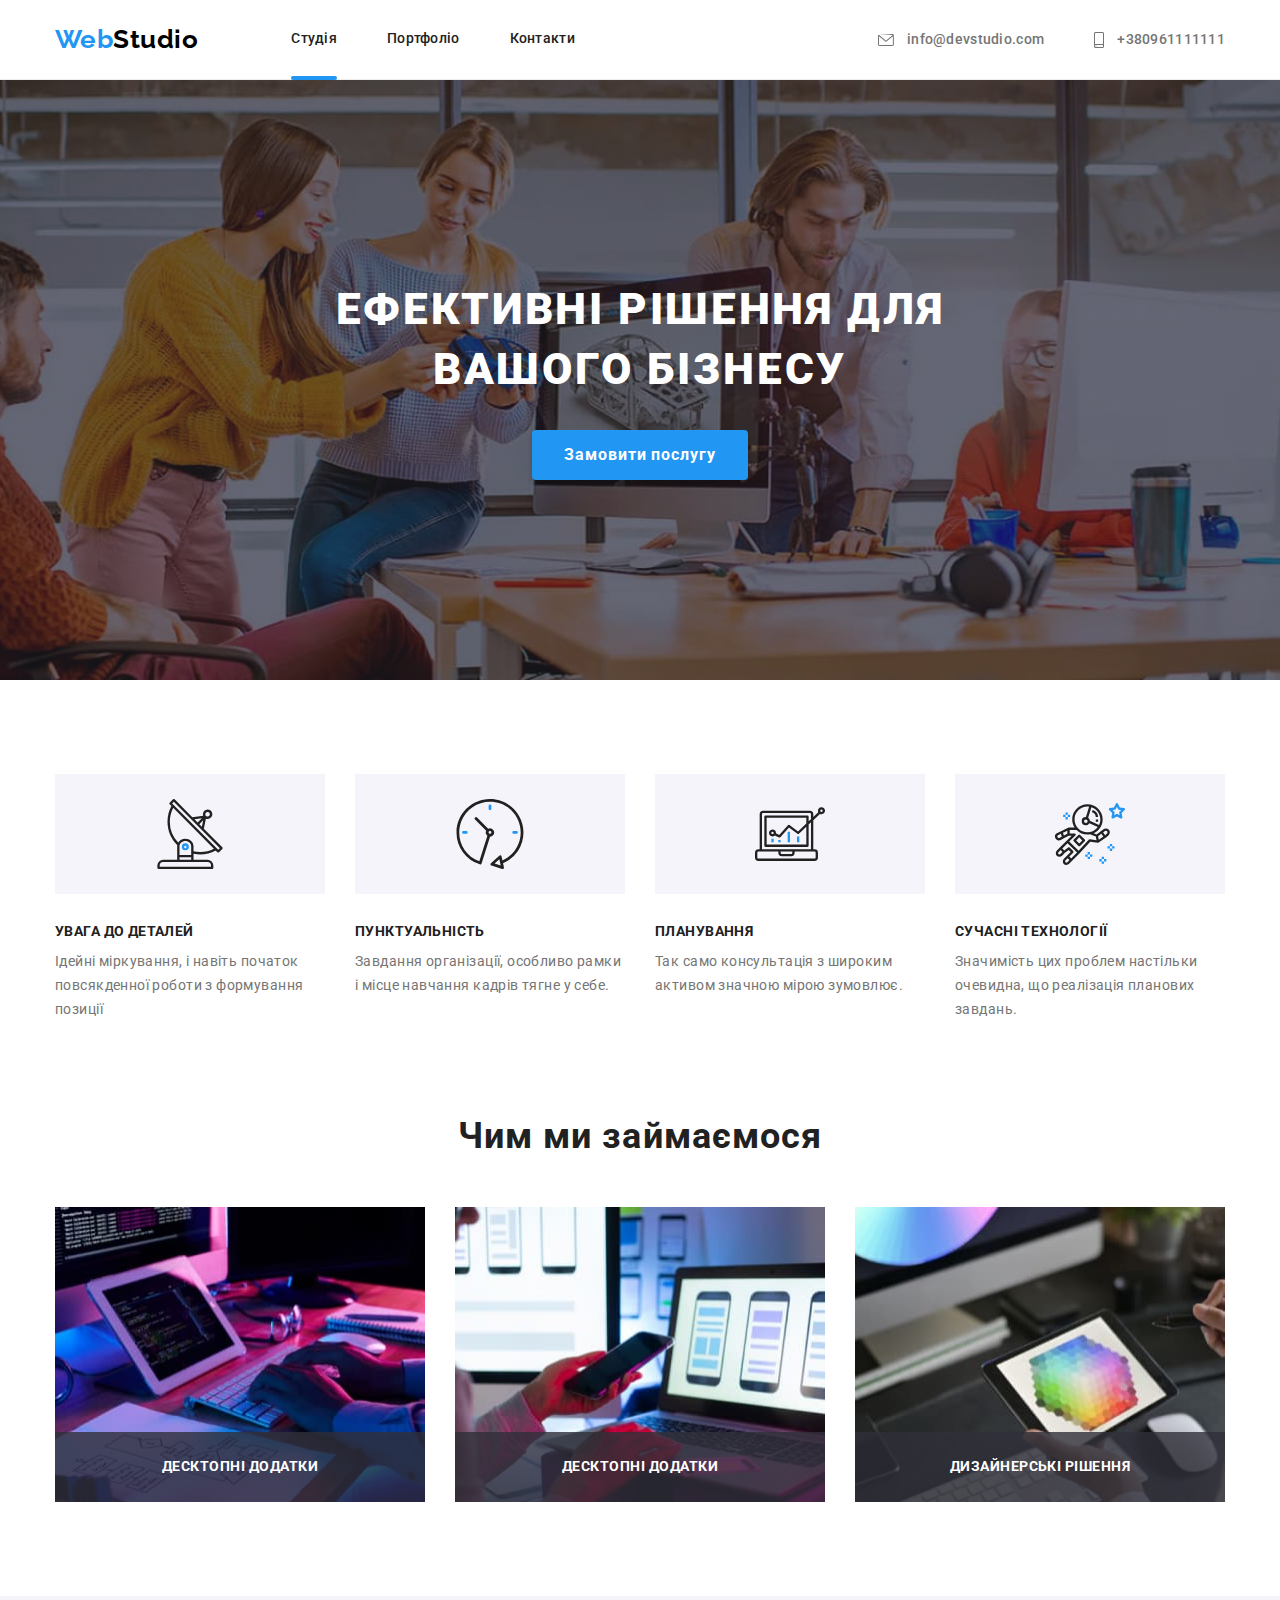
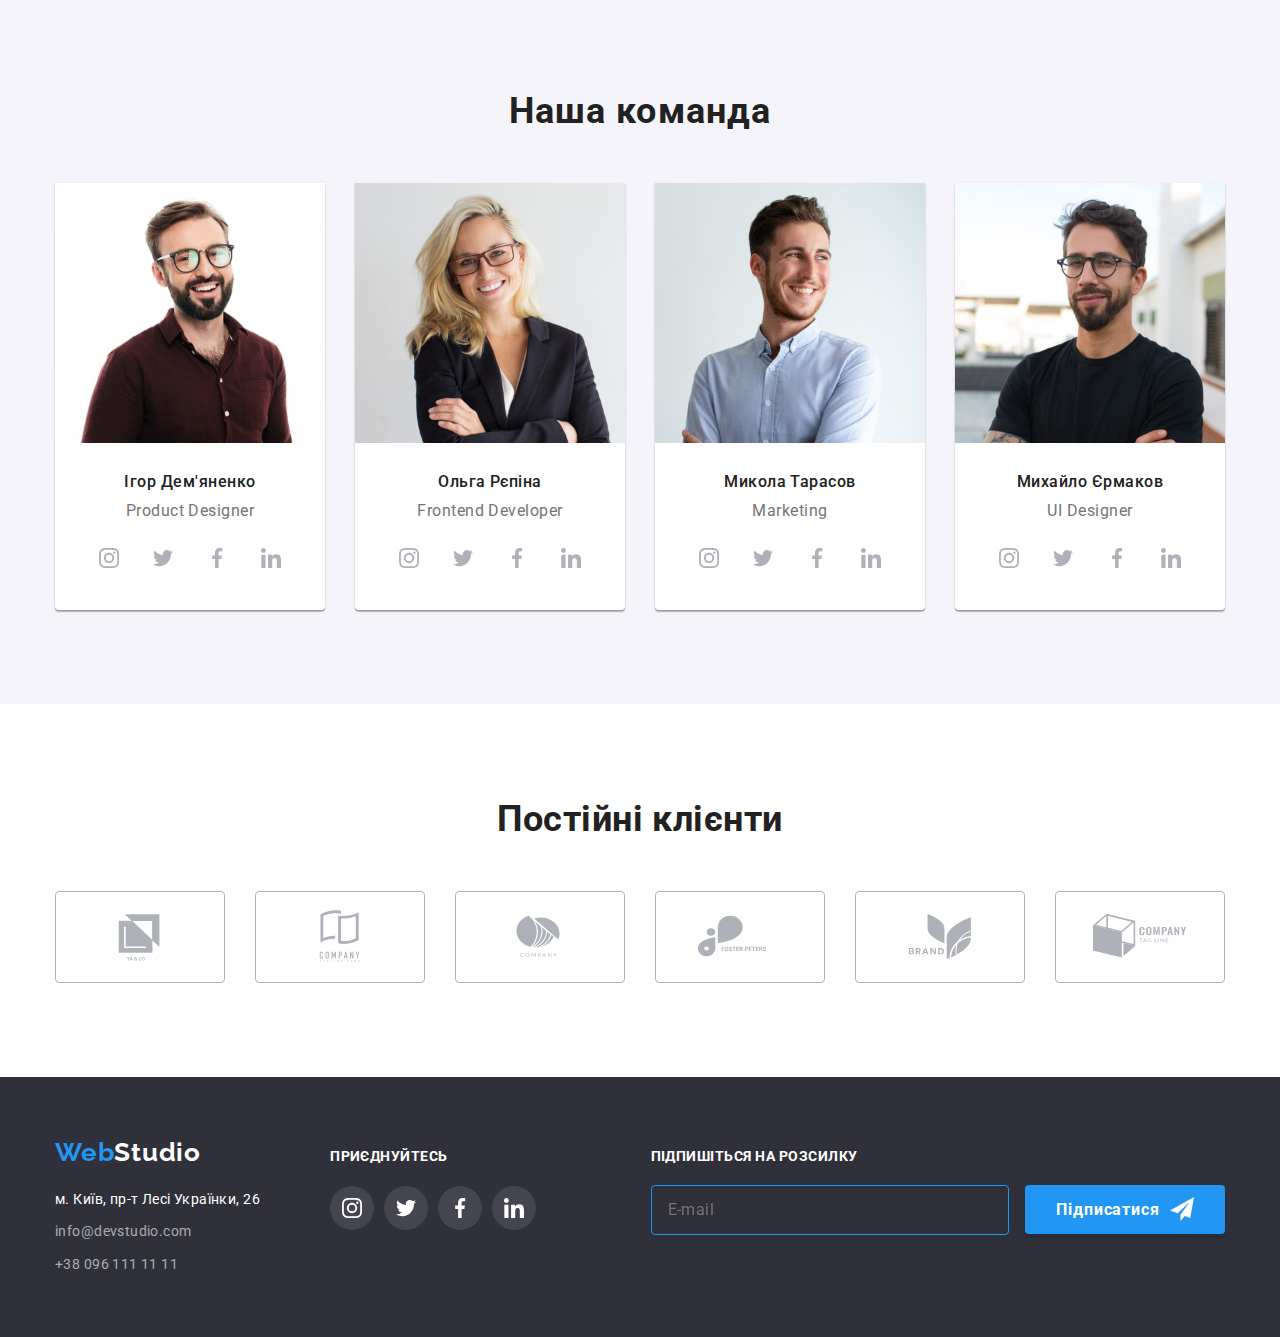
<file: index.html>
<!DOCTYPE html>
<html lang="uk">

<head>
    <meta charset="UTF-8">
    <meta http-equiv="X-UA-Compatible" content="IE=edge">
    <meta name="viewport" content="width=device-width, initial-scale=1.0">
    <title>&#13277;Студія</title>

    <link rel="preconnect" href="https://fonts.googleapis.com">
    <link rel="preconnect" href="https://fonts.gstatic.com" crossorigin>
    <link href="https://fonts.googleapis.com/css2?family=Raleway:wght@700&family=Roboto:wght@400;500;700;900&display=swap"
        rel="stylesheet">

    <link rel="stylesheet" href="https://cdnjs.cloudflare.com/ajax/libs/modern-normalize/1.0.0/modern-normalize.min.css" />
    <link rel="stylesheet" href="https://cdnjs.cloudflare.com/ajax/libs/modern-normalize/1.1.0/modern-normalize.min.css"
        integrity="sha512-wpPYUAdjBVSE4KJnH1VR1HeZfpl1ub8YT/NKx4PuQ5NmX2tKuGu6U/JRp5y+Y8XG2tV+wKQpNHVUX03MfMFn9Q=="
        crossorigin="anonymous" referrerpolicy="no-referrer" />

    <link rel="stylesheet" href="./css/styles.css">
    

<body class="site-body">
    <!-- шапка сайту -->
    <header class="page-header">
        <div class="container container-head">
            <nav class="nav-head">
                <!-- logo -->
                <a href="./index.html" class="header-logo link "><span class="web">Web</span>Studio</a>
                <!-- Навігація сайту -->
                <ul class=" nav-head-list list">
                    <li class="nav-head-list-item active-link"><a href="" class="header-list link current">Студія</a></li>
                    <li class="nav-head-list-item"><a href="./portfolio.html" class="header-list link ">Портфоліо</a></li>
                    <li class="nav-head-list-item"><a href="#" class="header-list link">Контакти</a></li>
                </ul>
            </nav>
            <!-- Контактні дані -->
            <ul class="nav-contact list">
                <li class="contact-details">
                    <a class="contact-link link" href="mailto:info@devstudio.com">
                        <svg class="contact-icon" width="16" height="12">
                            <use href="./images/icomoon.svg#icon-mail"></use>
                        </svg>
                        info@devstudio.com</a>
                </li>
                <li class="contact-details">
                    <a class="contact-link link" href="tel:+380961111111">
                        <svg class="contact-icon" width="10" height="16">
                            <use href="./images/icomoon.svg#icon-phone"></use>
                        </svg>
                        +380961111111</a>
                </li>
            </ul>
        </div>
    </header>
    <main>
        <!-- Герой -->
        <section class="overlay main-section">
            <div class="container">
                <h1 class="main-title">Ефективні рішення для вашого бізнесу</h1>
                <button type="button" class="main-btn" data-modal-open>Замовити послугу</button>
            </div>
        </section>
        <!-- Переваги. наступні уроки  сховати заголовок h2  -->
        <section class="benefits section">
            <div class="container">
                <h2 class=" benefits-container hidden-header">Наші переваги</h2>
                <ul class="order-list list">
                    <li class="benefits-point">
                        <div class="benefits-img">
                            <svg class="icon-benefits" width="70" height="70">
                                <use href="./images/icomoon.svg#icon-antenna1"></use>
                            </svg>
                        </div>
                        <h3 class="section-heading">Увага до деталей</h3>
                        <p class=" section-p">
                            Ідейні міркування, і навіть початок повсякденної роботи з формування позиції</p>
                    </li>
                    <li class="benefits-point">
                        <div class="benefits-img">
                            <svg class="icon-benefits" width="70" height="70">
                                <use href="./images/icomoon.svg#icon-clock2"></use>
                            </svg>
                        </div>
                        <h3 class=" section-heading">Пунктуальність</h3>
                        <p class=" section-p">Завдання організації, особливо рамки і місце навчання кадрів тягне у себе.
                        </p>
                    </li>
                    <li class="benefits-point">
                        <div class="benefits-img">
                            <svg class="icon-benefits" width="70" height="70">
                                <use href="./images/icomoon.svg#icon-diagram3"></use>
                            </svg>
                        </div>
                        <h3 class="section-heading">Планування</h3>
                        <p class=" section-p">Так само консультація з широким активом значною мірою зумовлює.</p>
                    </li>
                    <li class="benefits-point">
                        <div class="benefits-img">
                            <svg class="icon-benefits" width="70" height="70">
                                <use href="./images/icomoon.svg#icon-astronaut4"></use>
                            </svg>
                        </div>
                        <h3 class=" section-heading">Сучасні технології</h3>
                        <p class="section-p">Значимість цих проблем настільки очевидна, що реалізація планових завдань.
                        </p>
                    </li>
                </ul>
            </div>
        </section>
        <!-- Чим ми займаємося -->
        <section class="about">
            <div class="container">
                <h2 class="we-work">Чим ми займаємося</h2>
                <ul class="we-work-list list">
                    <li>
                        <div class="we-do-container">
                            <p class="we-do-text">Десктопні додатки</p>
                        <img src="./images/img1.jpg" alt="фото" width="370" height="295" />
                    </div>
                    </li>
                    <div class="we-do-container">
                        <p class="we-do-text">Десктопні додатки</p>
                    <li><img src="./images/img2.jpg" alt="фото" width="370" height="295" />
                    </div>
                    </li>
                    <div class="we-do-container">
                        <p class="we-do-text">Дизайнерські рішення</p>
                    <li><img src="./images/img3.jpg" alt="фото" width="370" height="295" />
                    </div>
                    </li>
                </ul>
            </div>
        </section>
        <!-- Наша Команда.  -->
        <section class="team-section ">
            <div class="container">
                <h2 class="our-team">Наша команда</h2>
                <ul class="team-list list">
                    <!-- Фото команди -->
                    <li class="ourteam-index">
                        <img class="photo-list-people" src="./images/img4.jpg" alt="фото-команди1" width="270"
                            height="260" />
                        <div class="pading-team">
                            <h3 class="team-name">Ігор Дем'яненко</h3>
                            <p class="working" lang="en">Product Designer</p>
                            <ul class="employees-network-list list">
                                <li class="employees-soc-item">
                                    <a class="employees-soc-link link" href="#" target="_blank"
                                        rel="noopener noreferrer nofollow">
                                        <svg class="work-con-icon" width="20" height="20">
                                            <use href="./images/icomoon.svg#icon-instagram"></use>
                                        </svg></a>
                                </li>
                                <li class="employees-soc-item">
                                    <a class="employees-soc-link link" href="#" target="_blank"
                                        rel="noopener noreferrer nofollow">
                                        <svg class="work-con-icon" width="20" height="20">
                                            <use href="./images/icomoon.svg#icon-twitter"></use>
                                        </svg></a>
                                </li>
                                <li class="employees-soc-item">
                                    <a class="employees-soc-link link" href="#" target="_blank"
                                        rel="noopener noreferrer nofollow">
                                        <svg class="work-con-icon" width="20" height="20">
                                            <use href="./images/icomoon.svg#icon-facebook"></use>
                                        </svg></a>
                                </li>
                                <li class="employees-soc-item">
                                    <a class="employees-soc-link link" href="#" target="_blank"
                                        rel="noopener noreferrer nofollow">
                                        <svg class="work-con-icon" width="20" height="20">
                                            <use href="./images/icomoon.svg#icon-linkedin"></use>
                                        </svg></a>
                                </li>
                            </ul>
                        </div>
                    </li>


                    <li class="ourteam-index">
                        <img class="photo-list-people" src="./images/img5.jpg" alt="фото-команди2" width="270"
                            height="260" />
                        <div class="pading-team">
                            <h3 class="team-name">Ольга Рєпіна</h3>
                            <p class="working" lang="en">Frontend Developer</p>
                            <ul class="employees-network-list list">
                                <li class="employees-soc-item">
                                    <a class="employees-soc-link link" href="#" target="_blank"
                                        rel="noopener noreferrer nofollow">
                                        <svg class="work-con-icon" width="20" height="20">
                                            <use href="./images/icomoon.svg#icon-instagram"></use>
                                        </svg></a>
                                </li>
                                <li class="employees-soc-item">
                                    <a class="employees-soc-link link" href="#" target="_blank"
                                        rel="noopener noreferrer nofollow">
                                        <svg class="work-con-icon" width="20" height="20">
                                            <use href="./images/icomoon.svg#icon-twitter"></use>
                                        </svg></a>
                                </li>
                                <li class="employees-soc-item">
                                    <a class="employees-soc-link link" href="#" target="_blank"
                                        rel="noopener noreferrer nofollow">
                                        <svg class="work-con-icon" width="20" height="20">
                                            <use href="./images/icomoon.svg#icon-facebook"></use>
                                        </svg></a>
                                </li>
                                <li class="employees-soc-item">
                                    <a class="employees-soc-link link" href="#" target="_blank"
                                        rel="noopener noreferrer nofollow">
                                        <svg class="work-con-icon" width="20" height="20">
                                            <use href="./images/icomoon.svg#icon-linkedin"></use>
                                        </svg></a>
                                </li>
                            </ul>
                        </div>
                    </li>
                    <li class="ourteam-index">
                        <img class="photo-list-people" src="./images/img6.jpg" alt="фото-команди3" width="270"
                            height="260" />
                        <div class="pading-team">
                            <h3 class="team-name">Микола Тарасов</h3>
                            <p class="working" lang="en">Marketing</p>
                            <ul class="employees-network-list list">
                                <li class="employees-soc-item">
                                    <a class="employees-soc-link link" href="#" target="_blank"
                                        rel="noopener noreferrer nofollow">
                                        <svg class="work-con-icon" width="20" height="20">
                                            <use href="./images/icomoon.svg#icon-instagram"></use>
                                        </svg></a>
                                </li>
                                <li class="employees-soc-item">
                                    <a class="employees-soc-link link" href="#" target="_blank"
                                        rel="noopener noreferrer nofollow">
                                        <svg class="work-con-icon" width="20" height="20">
                                            <use href="./images/icomoon.svg#icon-twitter"></use>
                                        </svg></a>
                                </li>
                                <li class="employees-soc-item">
                                    <a class="employees-soc-link link" href="#" target="_blank"
                                        rel="noopener noreferrer nofollow">
                                        <svg class="work-con-icon" width="20" height="20">
                                            <use href="./images/icomoon.svg#icon-facebook"></use>
                                        </svg></a>
                                </li>
                                <li class="employees-soc-item">
                                    <a class="employees-soc-link link" href="#" target="_blank"
                                        rel="noopener noreferrer nofollow">
                                        <svg class="work-con-icon" width="20" height="20">
                                            <use href="./images/icomoon.svg#icon-linkedin"></use>
                                        </svg></a>
                                </li>
                            </ul>
                        </div>
                    </li>
                    <li class="ourteam-index">
                        <img class="photo-list-people" src="./images/img7.jpg" alt="фото-команди4" width="270"
                            height="260" />
                        <div class="pading-team">
                            <h3 class="team-name">Михайло Єрмаков</h3>
                            <p class="working" lang="en">UI Designer</p>
                            <ul class="employees-network-list list">
                                <li class="employees-soc-item">
                                    <a class="employees-soc-link link" href="#" target="_blank"
                                        rel="noopener noreferrer nofollow">
                                        <svg class="work-con-icon" width="20" height="20">
                                            <use href="./images/icomoon.svg#icon-instagram"></use>
                                        </svg></a>
                                </li>
                                <li class="employees-soc-item">
                                    <a class="employees-soc-link link" href="#" target="_blank"
                                        rel="noopener noreferrer nofollow">
                                        <svg class="work-con-icon" width="20" height="20">
                                            <use href="./images/icomoon.svg#icon-twitter"></use>
                                        </svg></a>
                                </li>
                                <li class="employees-soc-item">
                                    <a class="employees-soc-link link" href="#" target="_blank"
                                        rel="noopener noreferrer nofollow">
                                        <svg class="work-con-icon" width="20" height="20">
                                            <use href="./images/icomoon.svg#icon-facebook"></use>
                                        </svg></a>
                                </li>
                                <li class="employees-soc-item">
                                    <a class="employees-soc-link link" href="#" target="_blank"
                                        rel="noopener noreferrer nofollow">
                                        <svg class="work-con-icon" width="20" height="20">
                                            <use href="./images/icomoon.svg#icon-linkedin"></use>
                                        </svg></a>
                                </li>
                            </ul>
                        </div>
                    </li>
                </ul>
            </div>
        </section>
        <!-- Постійні клієнти -->
        <section class="clients-section">
            <div class="container">
                <h2 class="clients-title">Постійні клієнти</h2>
                <ul class="clients-list list">
                    <li class="clients-item">
                        <a class="clients-link link" href="#" target="_blank" rel="noopener noreferrer nofollow">
                            <svg class="cliens-icon" width="106" height="60">
                                <use href="./images/icomoon.svg#icon-Logo-1"></use>
                            </svg></a>
                    </li>
                    <li class="clients-item">
                        <a class="clients-link link" href="#" target="_blank" rel="noopener noreferrer nofollow"><svg
                                class="cliens-icon" width="106" height="60">
                                <use href="./images/icomoon.svg#icon-Logo-2"></use>
                            </svg></a>
                    </li>
                    <li class="clients-item">
                        <a class="clients-link link" href="#" target="_blank" rel="noopener noreferrer nofollow"><svg
                                class="cliens-icon" width="106" height="60">
                                <use href="./images/icomoon.svg#icon-Logo-3"></use>
                            </svg></a>
                    </li>
                    <li class="clients-item">
                        <a class="clients-link link" href="#" target="_blank" rel="noopener noreferrer nofollow"><svg
                                class="cliens-icon" width="106" height="60">
                                <use href="./images/icomoon.svg#icon-Logo-4"></use>
                            </svg></a>
                    </li>
                    <li class="clients-item">
                        <a class="clients-link link" href="#" target="_blank" rel="noopener noreferrer nofollow"><svg
                                class="cliens-icon" width="106" height="60">
                                <use href="./images/icomoon.svg#icon-Logo-5"></use>
                            </svg></a>
                    </li>
                    <li class="clients-item">
                        <a class="clients-link link" href="#" target="_blank" rel="noopener noreferrer nofollow"><svg
                                class="cliens-icon" width="106" height="60">
                                <use href="./images/icomoon.svg#icon-Logo-6"></use>
                            </svg></a>
                    </li>
                </ul>
            </div>
        </section>
        </div>
    </main>
    <!-- Футер -->
    <footer class="footer">
        <div class="container">
            <div class="column-wrapper">
                <div class="left-column-footer">
                    <!-- футер лого -->
                    <a class="footer-logo" href="./index.html">
                        <span class="footer-web">Web</span>Studio</a>
                    <address class="address-footer-index ">
                        <ul class="address-list list">
                            <li class="list-index-foot">
                                <a class="address link" href="https://goo.gl/maps/mVJf43payoTZsXNx5" target="_blank"
                                    rel="noopener norefferer nofollow">м. Київ, пр-т Лесі Українки, 26</a>
                            </li>
                            <li class="address-item">
                                <a class="footer-link link" href="mailto:info@devstudio.com">
                                    info@devstudio.com</a>
                            </li>
                            <li class="address-item">
                                <a class="footer-link link " href=+380961111111">
                                    +38 096 111 11 11</a>
                            </li>
                        </ul>
                    </address>
                </div>
                <!--Приєднуйтесь -->
                <div class="social-networks-footer">
                    <p class="invitation-text">Приєднуйтесь</p>
                    <ul class="soc-networks-list list">
                        <li class="networks-soc-item">
                            <a class="networks-soc-link link" href="#" target="_blank"
                                rel="noopener noreferrer nofollow"><svg class="networks-soc-icon" width="20"
                                    height="20">
                                    <use href="./images/icomoon.svg#icon-instagram"></use>
                                </svg></a>
                        </li>
                        <li class="networks-soc-item">
                            <a class="networks-soc-link link" href="#" target="_blank"
                                rel="noopener noreferrer nofollow"><svg class="networks-soc-icon" width="20"
                                    height="20">
                                    <use href="./images/icomoon.svg#icon-twitter"></use>
                                </svg></a>
                        </li>
                        <li class="networks-soc-item">
                            <a class="networks-soc-link link" href="#" target="_blank"
                                rel="noopener noreferrer nofollow"><svg class="networks-soc-icon" width="20"
                                    height="20">
                                    <use href="./images/icomoon.svg#icon-facebook"></use>
                                </svg></a>
                        </li>
                        <li class="networks-soc-item">
                            <a class="networks-soc-link link" href="#" target="_blank"
                                rel="noopener noreferrer nofollow"><svg class="networks-soc-icon" width="20"
                                    height="20">
                                    <use href="./images/icomoon.svg#icon-linkedin"></use>
                                </svg></a>
                        </li>
                    </ul>
                </div>
                <div class="footer-input-check">
                    <p class="footer-label">Підпишіться на розсилку</p>
                    <form name="footer-form" class="footer-form" action="#" autocomplete="off">
                        <label>
                            <input type="email" name="mail" placeholder="E-mail" class="foot-sub-form-mail"/>
                        </label>
                        <button class="footer-subscription main-button" type="submit">
                            Підписатися
                            <svg class="button-send-icon" width="24" height="24">
                                <use href="./images/icomoon.svg#icon-send-sms"></use>
                            </svg>
                        </button>
                    </form>
            </div>
        </div>
    </footer>
    <!------------Модальне вікно ---------------->

    <div class="backdrop is-hidden" data-modal>
        <div class="modal">
            <button type="button" class="modal-close" data-modal-close>
                <svg class="modal-close-icon" width="18" height="18">
                    <use href="./images/icomoon.svg#icon-close"></use>
                </svg>
            </button>
            <p class="modal-name">Залиште свої дані, ми вам передзвонимо</p>
            <form class="modal-form">
                <div class="modal-field">
                    <label for="user-name" class="inpul-label">Ім'я</label>
                    <div class="input-wrap">
                        <input type="text" name="user-name" class="modal-input" minlength="3" required id="user-name" />
                        <svg class="modal-input-icon" width="18" height="18">
                            <use href="./images/icomoon.svg#icon-person-black"></use>
                        </svg>
                    </div>
                </div>
            
                <div class="modal-label">
                    <label for="user-tel" class="inpul-label">Телефон</label>
                    <div class="input-wrap">
                        <input type="tel" name="user-tel" class="modal-input" title="+380 (67) 111-11-11"
                            pattern="[\+]\d{3}\s[\(]\d{2}[\)]\s\d{3}[\-]\d{2}[\-]\d{2}" required id="user-tel" />
                        <svg class="modal-input-icon" width="18" height="18">
                            <use href="./images/icomoon.svg#icon-phone-black"></use>
                        </svg>
                    </div>
                </div>
            
                <div class="modal-field">
                    <label for="user-email" class="inpul-label">Пошта</label>
                    <div class="input-wrap">
                        <input type="email" name="user-email" class="modal-input" id="user-email" />
                        <svg class="modal-input-icon" width="18" height="18">
                            <use href="./images/icomoon.svg#icon-email-black"></use>
                        </svg>
                    </div>
                </div>
            
                <div class="modal-field">
                    <label for="user-comment" class="inpul-label">Коментар</label>
                    <textarea name="user-comment" id="user-comment" class="modal-user-comment modal-input"
                        placeholder="Введіть текст"></textarea>
                </div>
            
                <div class="modal-field">
                    <input type="checkbox" name="privacy" id="privacy" class="input-check hidden-header">
                    <label for="privacy" class="check-text">
                        <span>
                            <!-- <svg class="check-icon" width="16" height="15">
                                <use href="./images/icomoon.svg#icon-check"></use>
                        </svg> -->
                            </span>
                            Погоджуюся з розсилкою та приймаю <a href=" #" class="contract-conditions">Умови договору</a></label>
                </div>
                <button type="submit" class="modal-send-button">Відправити</button>
            </form>
            </div>
            </div>
<!------------------Скріпти ------------------>
<script src="./js/modal.js"></script>
</body>
</html>
</file>
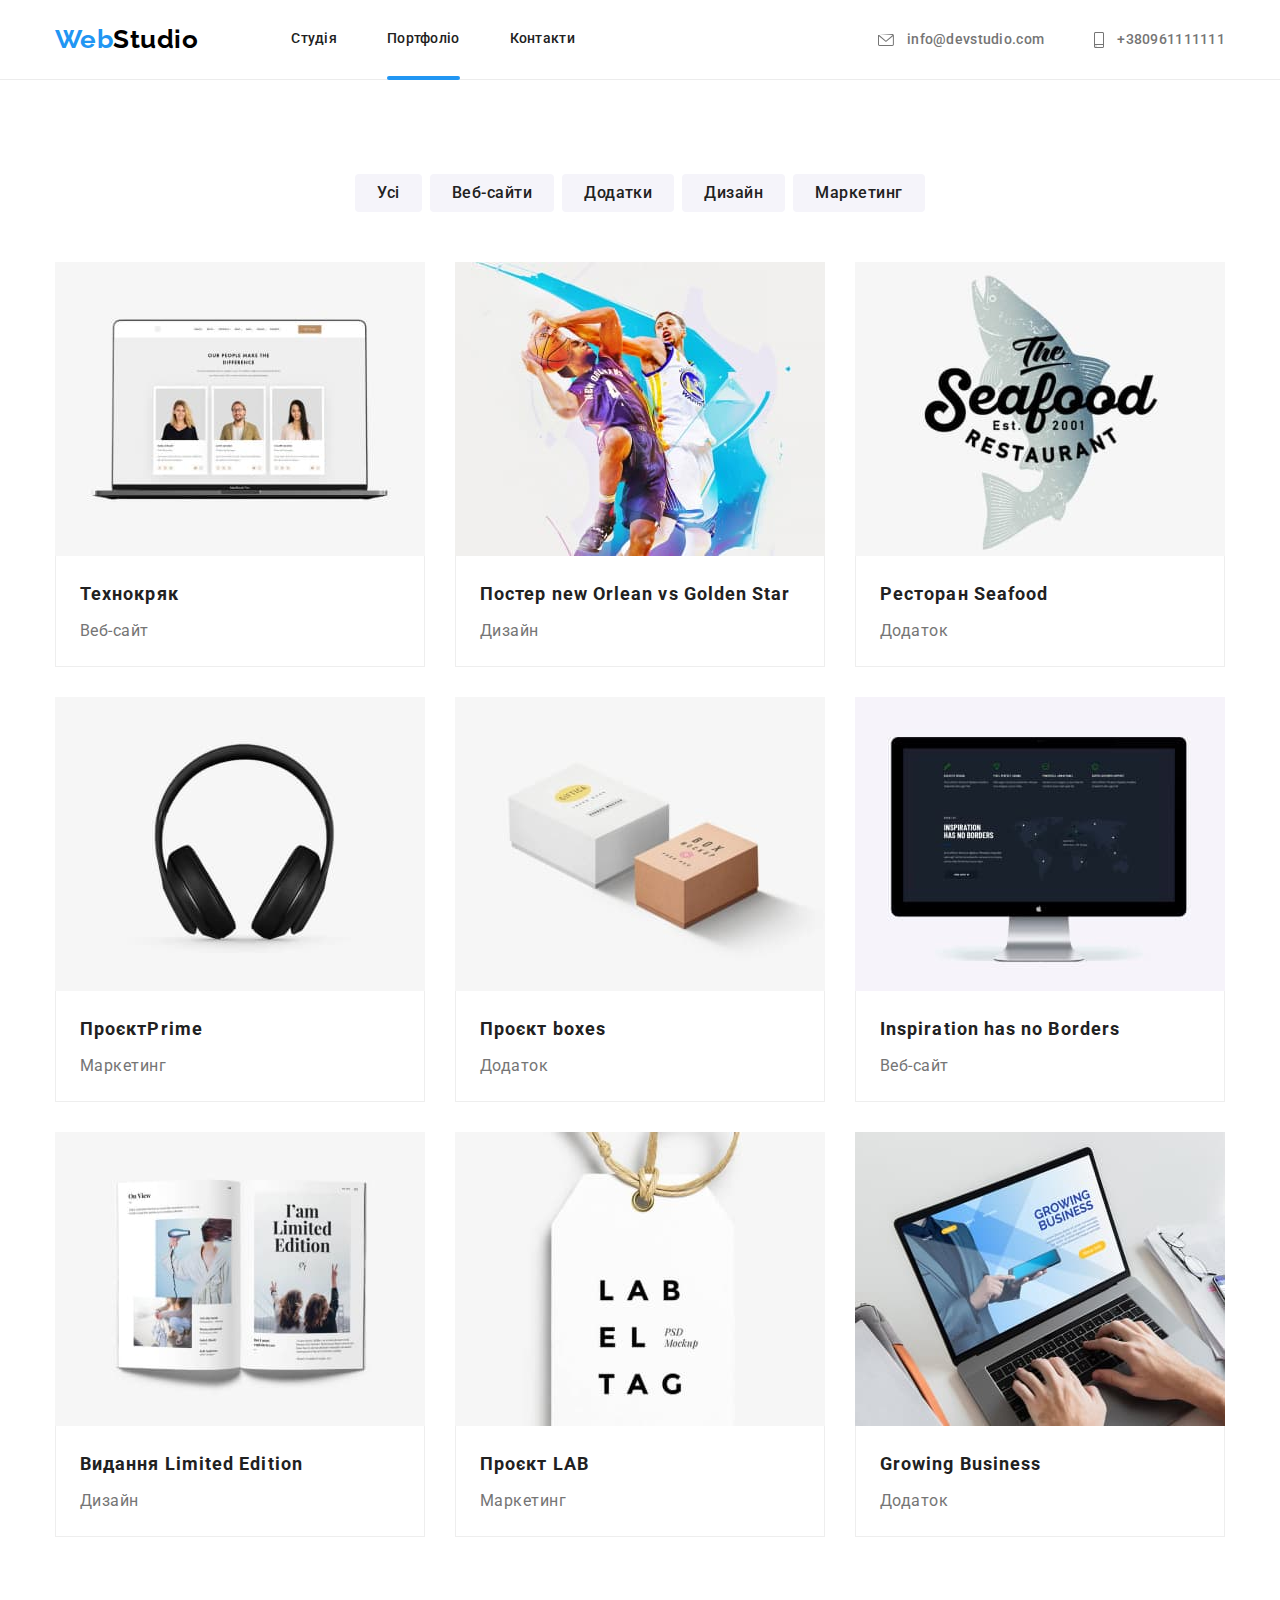
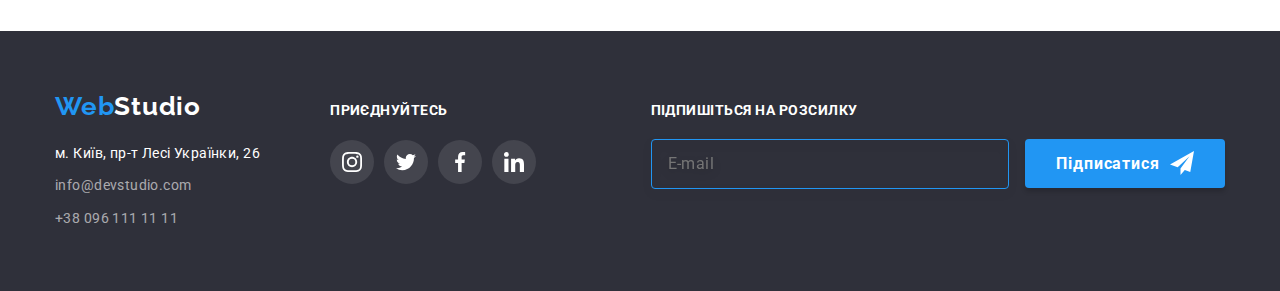
<file: portfolio.html>
<!DOCTYPE html>
<html lang="uk">

<head>
    
    <meta charset="UTF-8">
    <meta http-equiv="X-UA-Compatible" content="IE=edge">
    <meta name="viewport" content="width=device-width, initial-scale=1.0">
    <title>Портфоліо</title>

    <link rel="stylesheet" href="https://cdnjs.cloudflare.com/ajax/libs/modern-normalize/1.1.0/modern-normalize.min.css"
        integrity="sha512-wpPYUAdjBVSE4KJnH1VR1HeZfpl1ub8YT/NKx4PuQ5NmX2tKuGu6U/JRp5y+Y8XG2tV+wKQpNHVUX03MfMFn9Q=="
        crossorigin="anonymous" referrerpolicy="no-referrer" />

    <link rel="preconnect" href="https://fonts.googleapis.com">
    <link rel="preconnect" href="https://fonts.gstatic.com" crossorigin>

    <link
        href="https://fonts.googleapis.com/css2?family=Raleway:wght@700&family=Roboto:wght@400;500;700;900&display=swap"
        rel="stylesheet">

    <link rel="stylesheet"
        href="https://cdnjs.cloudflare.com/ajax/libs/modern-normalize/1.0.0/modern-normalize.min.css" />
        
    <link rel="stylesheet" href="./css/styles.css" />
</head>

<body class="site-body">
    <header class="page-header">
        <div class="container container-head">
            <!-- logo  -->
            <nav class="nav-head">
                <a href="./index.html" class="header-logo link"><span class="web">Web</span>Studio</a>
                <!-- Навігація сайту -->
                <ul class=" nav-head-list list">
                    <li class="nav-head-list-item"><a href="./index.html" class="header-list link">Студія</a></li>
                    <li class="nav-head-list-item active-link"><a href="./portfolio.html" class="header-list link  current">Портфоліо</a></li>
                    <li class="nav-head-list-item"><a href="" class="header-list link">Контакти</a></li>
                </ul>
            </nav>
            <!--Контактні дані-->
            <ul class="nav-contact list">
                <li class="contact-details">
                    <a href="mailto:info@devstudio.com" class="contact-link link ">
                        <svg class="contact-icon" width="16" height="12">
                            <use href="./images/icomoon.svg#icon-mail"></use>
                        </svg>
                        info@devstudio.com</a>
                </li>
                <li class="contact-details">
                    <a href="tel:+380961111111" class="contact-link link">
                        <svg class="contact-icon" width="10" height="16">
                            <use href="./images/icomoon.svg#icon-phone"></use>
                        </svg>
                        +380961111111</a>
                </li>
            </ul>
    </header>
    <!--Головний контент-->
    <main>
        <section class="main-color-port">
            <div class="container">
                <h2 class="hidden-header-port">Портфоліо</h2>
                <!-- Кнопки -->
                <ul class="button-list-port list">
                    <li class="filter-button"><button type="button" class="portfolio-button">Усі</button></li>
                    <li class="filter-button"><button type="button" class="portfolio-button">Веб-сайти
                        </button></li>
                    <li class="filter-button"><button type="button" class="portfolio-button">Додатки
                        </button></li>
                    <li class="filter-button"><button type="button" class="portfolio-button">Дизайн</button></li>
                    <li class="filter-button"><button type="button" class="portfolio-button">Маркетинг
                        </button></li>
                </ul>
                <!-- Список портфоліо карток -->

                <ul class="port-product-list list">
                    <li class="product-item">
                        <div class="port-img-text-cont">
                        <a class="card-link link" href="#">
                            <img class="card-image" src="./images/potr.photo1.jpg" alt="img2" width="370"
                                height="294" />
                                <p class="port-img-text">Ресурс пропонує комплексні пропозиції з різним рівнем функціоналу та сервісів. Все це дозволить
                                    відвідувачу отримати вичерпні відомості про компанію чи приватну особу.</p>
                                </div>
                            <div class="portfolio-owner">
                                <h3 class=" portfolio-img">Технокряк</h3>
                                <p class="portfolio-parag">Веб-сайт</p>
                            </div>
                        </a>
                    </li>
                    <li class="product-item">
                        <div class="port-img-text-cont">
                        <a class="card-link link" href="#">
                            <img class="card-image" src="./images/potr.photo2.jpg" alt="img2" width="370"
                                height="294" />
                                <p class="port-img-text">Ресурс пропонує комплексні пропозиції з різним рівнем функціоналу та сервісів. Все це дозволить
                                    відвідувачу отримати вичерпні відомості про компанію чи приватну особу.</p>
                                </div>
                            <div class="portfolio-owner">
                                <h3 class=" portfolio-img">Постер new <span lang="en">Orlean vs Golden Star</span></h3>
                                <p class="portfolio-parag">Дизайн</p>
                            </div>
                        </a>
                    </li>
                    <li class="product-item">
                        <div  class="port-img-text-cont">
                        <a class="card-link link" href="#">
                            <img class="card-image" src="./images/potr.photo3.jpg" alt="img3" width="370"
                                height="294" />
                                <p class="port-img-text">Ресурс пропонує комплексні пропозиції з різним рівнем функціоналу та сервісів. Все це дозволить
                                    відвідувачу отримати вичерпні відомості про компанію чи приватну особу.</p>
                                </div>
                            <div class="portfolio-owner">
                                <h3 class=" portfolio-img">Ресторан <span lang="en">Seafood</span></h3>
                                <p class="portfolio-parag">Додаток</p>
                            </div>
                        </a>
                    </li>
                    <li class="product-item">
                        <div class="port-img-text-cont">
                        <a class="card-link link" href="#">
                            <img class="card-image" src="./images/potr.photo4.jpg" alt="img4" width="370"
                                height="294" />
                                <p class="port-img-text">Ресурс пропонує комплексні пропозиції з різним рівнем функціоналу та сервісів. Все це дозволить
                                    відвідувачу отримати вичерпні відомості про компанію чи приватну особу.</p>
                                </div>
                            <div class="portfolio-owner">
                                <h3 class=" portfolio-img">Проєкт<span lang="en">Prime</span></h3>
                                <p class="portfolio-parag">Маркетинг</p>
                            </div>
                        </a>
                    </li>
                    <li class="product-item">
                        <div class="port-img-text-cont">
                        <a class="card-link link" href="#">
                            <img class="card-image" src="./images/potr.photo5.jpg" alt="img5" width="370"
                                height="294" />
                                <p class="port-img-text">Ресурс пропонує комплексні пропозиції з різним рівнем функціоналу та сервісів. Все це дозволить
                                    відвідувачу отримати вичерпні відомості про компанію чи приватну особу.</p>
                                </div>
                            <div class="portfolio-owner">
                                <h3 class="portfolio-img">Проєкт <spanz lang="en">boxes</spanz>
                                </h3>
                                <p class=" portfolio-parag">Додаток</p>
                            </div>
                        </a>
                    </li>
                    <li class="product-item">
                        <div class="port-img-text-cont">
                        <a class="card-link link" href="#">
                            <img class="card-image" src="./images/potr.photo6.jpg" alt="img6" width="370"
                                height="294" />
                                <p class="port-img-text">Ресурс пропонує комплексні пропозиції з різним рівнем функціоналу та сервісів. Все це дозволить
                                    відвідувачу отримати вичерпні відомості про компанію чи приватну особу.</p>
                                </div>
                            <div class="portfolio-owner">
                                <h3 class=" portfolio-img">Inspiration has no Borders</h3>
                                <p class=" portfolio-parag">Веб-сайт</p>
                            </div>
                        </a>
                    </li>
                    <li class="product-item">
                        <div class="port-img-text-cont">
                        <a class="card-link link" href="#">
                            <img class="card-image" src="./images/potr.photo7.jpg" alt="img7" width="370"
                                height="294" />
                                <p class="port-img-text">Ресурс пропонує комплексні пропозиції з різним рівнем функціоналу та сервісів. Все це дозволить
                                    відвідувачу отримати вичерпні відомості про компанію чи приватну особу.</p>
                                </div>
                            <div class="portfolio-owner">
                                <h3 class=" portfolio-img">Видання <span lang="en">Limited Edition</span></h3>
                                <p class=" portfolio-parag">Дизайн</p>
                            </div>
                        </a>
                    </li>
                    <li class="product-item">
                        <div class="port-img-text-cont">
                        <a class="card-link link" href="#">
                            <img class="card-image" src="./images/potr.photo8.jpg" alt="img8" width="370"
                                height="294" />
                                <p class="port-img-text">Ресурс пропонує комплексні пропозиції з різним рівнем функціоналу та сервісів. Все це дозволить
                                    відвідувачу отримати вичерпні відомості про компанію чи приватну особу.</p>
                                </div>
                            <div class="portfolio-owner">
                                <h3 class=" portfolio-img">Проєкт <span lang="en">LAB</span></h3>
                                <p class=" portfolio-parag">Маркетинг</p>
                            </div>
                        </a>
                    </li>
                    <li class="product-item">
                        <div class="port-img-text-cont">
                        <a class="card-link link" href="#">
                            <img class="card-image" src="./images/potr.photo9.jpg" alt="img9" width="370"
                                height="294" />
                                <p class="port-img-text">Ресурс пропонує комплексні пропозиції з різним рівнем функціоналу та сервісів. Все це дозволить
                                    відвідувачу отримати вичерпні відомості про компанію чи приватну особу.</p>
                                </div>
                            <div class="portfolio-owner">
                                <h3 class=" portfolio-img">Growing Business</h3>
                                <p class=" portfolio-parag">Додаток</p>
                            </div>
                        </a>
                    </li>
                </ul>

        </section>
    </main>
    <!-- Футер -->
    <footer class="footer">
        <div class="container">
            <div class="column-wrapper">
                <div class="left-column-footer">
                    <!-- футер лого -->
                    <a class="footer-logo" href="./index.html">
                        <span class="footer-web">Web</span>Studio</a>
                    <address class="address-footer-index ">
                        <ul class="address-list list">
                            <li class="list-index-foot">
                                <a class="address link" href="https://goo.gl/maps/mVJf43payoTZsXNx5" target="_blank"
                                    rel="noopener norefferer nofollow">м. Київ, пр-т Лесі Українки, 26</a>
                            </li>
                            <li class="address-item">
                                <a class="footer-link link" href="mailto:info@devstudio.com">
                                    info@devstudio.com</a>
                            </li>
                            <li class="address-item">
                                <a class="footer-link link " href=+380961111111">
                                    +38 096 111 11 11</a>
                            </li>
                        </ul>
                    </address>
                </div>
                <!--Приєднуйтесь -->
                <div class="social-networks-footer">
                    <p class="invitation-text">Приєднуйтесь</p>
                    <ul class="soc-networks-list list">
                        <li class="networks-soc-item">
                            <a class="networks-soc-link link" href="#" target="_blank"
                                rel="noopener noreferrer nofollow"><svg class="networks-soc-icon" width="20"
                                    height="20">
                                    <use href="./images/icomoon.svg#icon-instagram"></use>
                                </svg></a>
                        </li>
                        <li class="networks-soc-item">
                            <a class="networks-soc-link link" href="#" target="_blank"
                                rel="noopener noreferrer nofollow"><svg class="networks-soc-icon" width="20"
                                    height="20">
                                    <use href="./images/icomoon.svg#icon-twitter"></use>
                                </svg></a>
                        </li>
                        <li class="networks-soc-item">
                            <a class="networks-soc-link link" href="#" target="_blank"
                                rel="noopener noreferrer nofollow"><svg class="networks-soc-icon" width="20"
                                    height="20">
                                    <use href="./images/icomoon.svg#icon-facebook"></use>
                                </svg></a>
                        </li>
                        <li class="networks-soc-item">
                            <a class="networks-soc-link link" href="#" target="_blank"
                                rel="noopener noreferrer nofollow"><svg class="networks-soc-icon" width="20"
                                    height="20">
                                    <use href="./images/icomoon.svg#icon-linkedin"></use>
                                </svg></a>
                        </li>
                    </ul>
                </div>
                <div class="footer-input-check">
                    <p class="footer-label">Підпишіться на розсилку</p>
                    <form name="footer-form" class="footer-form" action="#" autocomplete="off">
                        <label>
                            <input type="email" name="mail" placeholder="E-mail" class="foot-sub-form-mail" />
                        </label>
                        <button class="footer-subscription main-button" type="submit">
                            Підписатися
                            <svg class="button-send-icon" width="24" height="24">
                                <use href="./images/icomoon.svg#icon-send-sms"></use>
                            </svg>
                        </button>
                    </form>
            </div>
        </div>
    </footer>
    <!-- Модальне вікно -->

</body>
</html>
</file>
<file: css/styles.css>
html {
    box-sizing: border-box;
}

*,
*::before,
*::after {
    box-sizing: inherit;
}

.body {
    font-family: 'Roboto', sans-serif;
    background-color: #FFFFFF;
    font-size: 14px;
    letter-spacing: 0.03em;
    color: var(--main-txt);
}

:root {
    --primary-text-color: #757575;
    --title-text-color: #212121;
    --accent-color: #2196f3;
    --secondary-accent-color: #ffffff;
    --hero-bg-color: #2f303a;
    --secondary-bg-color: #f5f4fa;
    --hover-btn-color: #188ce8;
    --header-logo-text-color: #000000;
    --border-header-color: #ececec;
    --footer-mail-tel-color: rgba(255, 255, 255, 0.6);
    --portfolio-item-border-color: #eeeeee;
    --fill-icon-color: #afb1b8;
    --transition-duration: 250ms;
    --transition-timing-function: cubic-bezier(0.4, 0, 0.2, 1);
    --site-soc-linc-bg-color: rgba(255, 255, 255, 0.1);
}

p,
h1,
h2,
h3,
h4,
h5,
h6 {
    margin: 0;
}

ul,
ol {
    margin: 0;
    padding-left: 0;
}

button {
    cursor: pointer;
}

img {
    display: block;
    width: 100%;
}

/* Прибирає крапки в списках елементів <li> */
.list {
    list-style: none;
}

/*Прибирає підкреслення посилань<a> */
.link {
    text-decoration: none;
}

.container {
    width: 1200px;
    padding-left: 15px;
    padding-right: 15px;
    margin: 0 auto;
    /* outline: 2px solid red; */
}

.img {
    display: block;
}

.site-body {
    background-color: var(--secondary-accent-color);
    color: var(--title-text-color);
    font-family: 'Roboto', sans-serif;
    letter-spacing: 0.03em;
}

/* Хедер шапка сайту */

.page-header {
    /* display: flex;
    padding-top: 24px;
    padding-bottom: 24px;
    outline: 2px solid #F5F5F5; */
    padding: 24px 0;
    border-bottom: 1px solid var(--border-header-color);
}

.container-head {
    display: flex;
    align-items: center;
}

.nav-head {
    display: flex;
    align-items: center;
}

/* logo (спільне)*/
.header-logo {
    font-family: 'Raleway', sans-serif;
    font-weight: 700;
    font-size: 26px;
    line-height: 1.19;
    color: #000000;
    text-decoration: none;
    margin-right: 93px;
}

.header-logo:focus {
    color: var(--accent-color);
}

.web {
    color: #2196F3;
    text-decoration: none
}

/* Навігація сайту (спільна) */
.nav-head-list {
    font-weight: 500;
    font-size: 14px;
    line-height: 1.14;
    letter-spacing: 0.02em;
    display: flex;
    gap: 50px;
}

.header-list {
    font-family: 'Roboto', sans-serif;
    font-weight: 500;
    font-size: 14px;
    line-height: 1.14;
    letter-spacing: 0.02em;
    color: #212121;
    text-decoration: none;
    display: block;
    /* color: var(--header-logo-text-color);
    font-family: 'Raleway', sans-serif;
    font-weight: 500;
    font-size: 26px;
    line-height: 1.14;
    letter-spacing: 0.02em; */
}

.nav-head-list-item {
    position: relative;
}

.header-list.current:after{
        content: '';
        position: absolute;
        left: 0;
        bottom: -33px;
        display: block;
        width: 100%;
        height: 4px;
        border-radius: 2px;
        background-color: var(--accent-color);
}

.nav-head-list .header-list {
    color: var(--title-text-color);
    
    transition-property: color;
    transition-duration: var(--transition-duration);
    transition-timing-function: var(--transition-timing-function);
}

.nav-head-list .header-list:hover,
.nav-head-list .header-list:focus {
    color: #2196F3;
}

.current {
    color: #2196F3;
}

/*Контактні дані (спільні)*/
.nav-contact {
    display: flex;
    gap: 50px;
    margin-left: auto;
}

.contact-link {
    /* font-family: 'Roboto', sans-serif;
    font-weight: 500;
    font-size: 14px;
    line-height: 1.14;
    letter-spacing: 0.02em;
    color: #757575;
    text-decoration: none;
    font-style: normal;
    padding-top: 32px;
    padding-bottom: 32px; */
    font-weight: 500;
    font-size: 14px;
    line-height: 1.14;
    letter-spacing: 0.02em;
    color: var(--primary-text-color);
    vertical-align: middle;

    transition-property: color;
    transition-duration: var(--transition-duration);
    transition-timing-function: var(--transition-timing-function);
}

.contact-link:hover,
.contact-link:focus {
    color: var(--accent-color);
}

/* іконки до мейл та тел (спільний) 4 дз*/
.contact-icon {
    margin-right: 10px;
    fill: currentColor;
    vertical-align: middle
}


/* Футер ( спільний ) */

.footer {
    background-color: var(--hero-bg-color);
    color: var(--secondary-accent-color);
    padding: 60px 0;
}

.column-wrapper {
    display: flex;
    gap: 70px;
    align-items: baseline;
}

.left-column-footer {}

.footer-logo {
    font-family: 'Raleway', sans-serif;
    font-weight: 700;
    font-size: 26px;
    line-height: 1.19;
    letter-spacing: 0.03em;
    color: var(--secondary-accent-color);
    text-decoration: none;
}

.footer-web {
    text-decoration: none;
    color: #2196F3;
}

.address-footer-index {
    margin-top: 20px;
}

.list-index-foot {
    /* margin-bottom: 9px; */
    display: block;
}

.address {
    font-family: 'Roboto', sans-serif;
    font-weight: 400;
    font-size: 14px;
    line-height: 1.71;
    letter-spacing: 0.03em;
    color: var(--secondary-accent-color);
    text-decoration: none;
    font-style: normal;
}

.address-item {
    display: block;
    margin-top: 9px;
}

.footer-link {
    font-family: 'Roboto', sans-serif;
    font-weight: 400;
    font-size: 14px;
    line-height: 1.71;
    letter-spacing: 0.03em;
    color: var(--footer-mail-tel-color);
    font-style: normal;
}

.address:hover,
.address:focus,
.footer-link :hover,
.footer-link :focus {
    color: var(--accent-color);
}

/* Приєднуйтесь .Футер (спільний) */


.invitation-text {
    /* font-family: 'Roboto';
    font-weight: 700;
    font-size: 14px;
    line-height: 16px;
    letter-spacing: 0.03em;
    text-transform: uppercase;
    color: #FFFFFF; */
    font-weight: 700;
    font-size: 14px;
    line-height: 1.14;
    text-transform: uppercase;
    color: var(--secondary-accent-color);
    margin-bottom: 21px;
}

.soc-networks-list {
    display: flex;
    justify-content: center;
    gap: 10px;
    /* display: flex;
    gap: 10px;
    margin-top: 20px;
     */
}

.networks-soc-item {
    width: 44px;
    height: 44px;
}

.networks-soc-link {
    width: 100%;
    height: 100%;
    display: flex;
    background: rgba(255, 255, 255, 0.1);
    border-radius: 50%;
    align-items: center;
    justify-content: center;

    transition-property: background-color;
    transition-duration: var(--transition-duration);
    transition-timing-function: var(--transition-timing-function);
}

.networks-soc-icon {
    fill: var(--secondary-accent-color);
}

.networks-soc-link:hover,
.networks-soc-link:focus {
    background-color: var(--accent-color);
}

.networks-soc-link:hover,
.networks-soc-icon,
.networks-soc-link:focus,
.networks-soc-icon {
    fill: var(--secondary-accent-color);
}

.footer-input-check {
    margin-left: auto;

}

.footer-label {
    margin-bottom: 20px;
    font-weight: 700;
    font-size: 14px;
    line-height: 1.14;
    text-transform: uppercase;
}

.foot-sub-form-mail {
    min-width: 358px;
    padding: 15px;
    padding-left: 16px;
    border: 1px solid rgba(255, 255, 255, 0.3);
    filter: drop-shadow(0px 4px 4px rgba(0, 0, 0, 0.15));
    border-radius: 4px;
    color: var(--secondary-accent-color);
    background-color: transparent;

    transition-property: border;
    transition-duration: var(--transition-duration);
    transition-timing-function: var(--transition-timing-function);
}

.foot-sub-form-mail {
    outline: none;
    border: 1px solid var(--accent-color);
}

.foot-sub-form-mail::placeholder {
    font-size: 16px;
    line-height: 1.25;
    letter-spacing: 0.03em;
}


.footer-subscription {
    width: 200px;
    margin-left: 12px;
    padding: 10px 28px;
}



.button-send-icon {
    margin-left: 10px;
    fill: var(--secondary-accent-color);
}

/* Герой  індекс*/
.overlay {
    background-color: var(--hero-bg-color);
    padding-top: 200px;
    padding-bottom: 200px;
    text-align: center;
    max-width: 1600px;
    height: 600px;
    margin-left: auto;
    margin-right: auto;
    background-image: linear-gradient(to right, rgba(47, 48, 58, 0.4), rgba(47, 48, 58, 0.4)),
        url(../images/img.hero.jpg);
    background-size: cover;
    background-repeat: no-repeat;
    background-position: center;
}

.main-section {
    background-color: #2F303A;
    padding-bottom: 200px;
    padding-top: 200px;
    text-align: center;
}

/* Ефективні рішення для вашого бізнесу */
.main-title {
    font-family: 'Roboto', sans-serif;
    font-weight: 900;
    font-size: 44px;
    line-height: 1.36;
    text-align: center;
    letter-spacing: 0.06em;
    text-transform: uppercase;
    color: #FFFFFF;
    width: 696px;
    margin: 0 auto;
    margin-bottom: 30px;
}

/* Кнопка індекс */
.main-btn {
    box-shadow: 0px 4px 4px rgba(0, 0, 0, 0.15);
    border-radius: 4px;
    border: none;
    background-color: #2196F3;
    font-family: 'Roboto';
    font-weight: 700;
    font-size: 16px;
    line-height: 1.87;
    letter-spacing: 0.06em;
    color: #FFFFFF;
    cursor: pointer;
    min-width: 216px;
    padding: 10px 32px;
}

/* Переваги. Потім сховати заголовок h2 */
.benefits {
    padding-top: 94px;
    padding-bottom: 94px;
}

.benefits-container {}

.hidden-header {
    position: absolute;
    white-space: nowrap;
    width: 1px;
    height: 1px;
    overflow: hidden;
    border: 0;
    padding: 0;
    clip: rect(0 0 0 0);
    clip-path: inset(50%);
    margin: -1px;
}

.order-list {
    display: flex;
    gap: 30px;
}

.benefits-point {
    flex-basis: calc((100% - 30px) / 4);
}

.benefits-img {
    width: 270px;
    height: 120px;
    display: flex;
    align-items: center;
    justify-content: center;
    padding: 25px 100px;
    background-color: var(--secondary-bg-color);
    margin-bottom: 30px;
}

.icon-benefits {}

.section-heading {
    font-weight: 700;
    font-size: 14px;
    line-height: 1.14;
    letter-spacing: 0.03em;
    text-transform: uppercase;
    color: var(--title-text-color);
    margin-bottom: 10px;
}

.section-p {
    font-family: 'Roboto', sans-serif;
    font-weight: 400;
    font-size: 14px;
    line-height: 1.71;
    letter-spacing: 0.03em;
    color: #757575;
    /* margin-top: 10px; */
}

/* Чим ми займаємося */
.about {
    text-align: center;
    padding-bottom: 94px;
}

.we-work {
    font-family: 'Roboto', sans-serif;
    font-weight: 700;
    font-size: 36px;
    line-height: 1.16;
    text-align: center;
    letter-spacing: 0.03em;
    color: #212121;
    margin-bottom: 50px;
}

.we-work-list {
    display: flex;
    gap: 30px;
}

.we-do-container {
    position: relative;
}

.we-do-text {
    position: absolute;
    bottom: 0;
    width: 370px;
    height: 70px;
    font-weight: 700;
    font-size: 14px;
    line-height: 1.14;
    text-transform: uppercase;
    color: var(--secondary-accent-color);

    display: flex;
    justify-content: center;
    align-items: center;

    background: rgba(47, 48, 58, 0.8);
}

/* Наша команда */
.team-section {
    /* background-color: #F5F4FA;
    text-align: center;
    padding-bottom: 94px 0; */
    background-color: #F5F4FA;
    padding-top: 94px;
    padding-bottom: 94px;
    text-align: center;
}

.our-team {
    /* font-family: 'Roboto', sans-serif;
    font-weight: 700;
    font-size: 36px;
    line-height: 1.16;
    text-align: center;
    letter-spacing: 0.03em;
    color: #212121;
    margin-bottom: 50px; */
    font-weight: 700;
    font-size: 36px;
    line-height: 1.17;
    letter-spacing: 0.03em;
    color: var(--title-text-color);
    margin-bottom: 50px;
}

.team-list {
    display: flex;
    gap: 30px;
}

/* Фото команди */
.ourteam-index {
    background: #FFFFFF;
    box-shadow: 0px 1px 3px rgba(0, 0, 0, 0.12), 0px 1px 1px rgba(0, 0, 0, 0.14), 0px 2px 1px rgba(0, 0, 0, 0.2);
    border-radius: 0px 0px 4px 4px;
}

.pading-team {
    /* padding: 30px 0;
    font-size: 0; */
    padding-top: 30px;
    padding-bottom: 30px;
}

.team-name {
    font-family: 'Roboto', sans-serif;
    font-weight: 500;
    font-size: 16px;
    line-height: 1.18;
    text-align: center;
    letter-spacing: 0.03em;
    color: #212121;
    margin-bottom: 10px;
}

.working {
    font-family: 'Roboto', sans-serif;
    font-weight: 400;
    font-size: 16px;
    line-height: 1.19;
    text-align: center;
    letter-spacing: 0.03em;
    color: #757575;
    margin-bottom: 16px;
}



/* Соцмережі під фото */
.work-con-icon {
    fill: var(--fill-icon-color);
}

.employees-network-list {
    display: flex;
    justify-content: center;
    gap: 10px;
}

.employees-soc-item {
    width: 44px;
    height: 44px;
}

.employees-soc-link {
    width: 100%;
    height: 100%;
    display: flex;
    background: var(--secondary-accent-color);
    border-radius: 50%;
    align-items: center;
    justify-content: center;
    transition: background-color var(--transition-duration) var(--transition-timing-function)
}

.employees-soc-link:hover,
.employees-soc-link:focus {
    background: var(--accent-color);
}

.employees-soc-link .work-con-icon {
        transition: fill var(--transition-duration) var(--transition-timing-function)
}

.employees-soc-link:hover .work-con-icon,
.employees-soc-link:focus .work-con-icon {
    fill: var(--secondary-accent-color);
    transition: fill var(--transition-duration) var(--transition-timing-function)
}

/* Постійні клієнти */
.clients-section {
    padding-top: 94px;
    padding-bottom: 94px;
}

.clients-title {
    font-weight: 700;
    font-size: 36px;
    line-height: 1.17;
    text-align: center;
    color: var(--title-text-color);
    margin-bottom: 50px;
}

.clients-list {
    display: flex;
    gap: 30px;
    list-style-type: none;
}

.clients-item {
    width: calc((100% - 150px) / 6);
    height: 92px;
}

.clients-link {
    width: 100%;
    height: 100%;
    border: 1px solid var(--fill-icon-color);
    border-radius: 4px;
    display: flex;
    align-items: center;
    justify-content: center;

    transition-property: border-color, fill;
    transition-duration: var(--transition-duration);
    transition-timing-function: var(--transition-timing-function);
}

.clients-icon {
    fill: var(--fill-icon-color);

    transition-property: fill;
    transition-duration: var(--transition-duration);
    transition-timing-function: var(--transition-timing-function);
}

.clients-link:hover,
.clients-link:focus {
    border-color: var(--accent-color);
    outline: 0;
}

.cliens-icon {
    fill: var(--fill-icon-color);

    transition-property: fill;
    transition-duration: var(--transition-duration);
    transition-timing-function: var(--transition-timing-function);
}

.clients-link:hover .cliens-icon,
.clients-link:focus .cliens-icon {
    fill: var(--accent-color);
    outline: 0;
}

/* Портфоліо  Портфоліо Портфоліо Портфоліо */
/* головний контент меін */
.main-color-port {
    padding-top: 94px;
    padding-bottom: 94px;
}

.hidden-header-port {
    position: absolute;
    white-space: nowrap;
    width: 1px;
    height: 1px;
    overflow: hidden;
    border: 0;
    padding: 0;
    clip: rect(0 0 0 0);
    clip-path: inset(50%);
    margin: -1px;


}

/* Конопки */
.button-list-port {
    display: flex;
    justify-content: center;
    gap: 8px;
    margin-bottom: 50px;
}

.filter-button {}

.portfolio-button {
    font-family: 'Roboto', sans-serif;
    font-style: normal;
    font-weight: 500;
    font-size: 16px;
    line-height: 1.62;
    text-align: center;
    letter-spacing: 0.03em;
    background-color: #F5F4FA;
    color: var(--title-text-color);
    border-radius: 4px;
    border: none;
    padding: 6px 22px;

    transition-property: background-color, color, box-shadow;
    transition-duration: var(--transition-duration);
    transition-timing-function: var(--transition-timing-function);
}

.portfolio-button:hover,
.portfolio-button:focus {
    color: var(--secondary-accent-color);
    background-color: var(--accent-color);
    cursor: pointer;
    box-shadow: 0px 3px 1px rgba(0, 0, 0, 0.1), 0px 1px 2px rgba(0, 0, 0, 0.08),
        0px 2px 2px rgba(0, 0, 0, 0.12);
}

/* Список портфоліо карток */
.port-product-list {
    display: flex;
    flex-wrap: wrap;
    gap: 30px;
}

.port-product-list .product-item {
    flex-basis: calc((100% - 60px) / 3);

    transition-property: box-shadow;
    transition-duration: var(--transition-duration);
    transition-timing-function: var(--transition-timing-function);
}

.product-item:hover .port-img-text {
    transform: translateY(0);
}

.port-product-list .product-item:hover {
    box-shadow: 0px 1px 1px rgba(0, 0, 0, 0.12), 0px 4px 4px rgba(0, 0, 0, 0.06), 1px 4px 6px rgba(0, 0, 0, 0.16);
}

.card-link {
    display: block;
    transition: box-shadow var(--transition-main); 
    text-decoration: none;
}

.port-img-text {
    position: absolute;
    top: 0;
    padding: 63px 24px;
    font-weight: 400;
    font-size: 18px;
    line-height: 1.56;
    letter-spacing: 0.03em;
    color: var(--secondary-accent-color);
    background-color: rgba(33, 150, 243, 0.9);
    height: 100%;
    transform: translateY(100%);
    transition: transform var(--transition-duration) var(--transition-timing-function);
    overflow: auto;
}

.card-link:hover,
.card-link:focus {
    box-shadow: 0px 1px 1px rgba(0, 0, 0, 0.12), 0px 4px 4px rgba(0, 0, 0, 0.06), 1px 4px 6px rgba(0, 0, 0, 0.16);
}

.card-image {}

.portfolio-owner {
    padding: 20px 24px;
    border: 1px solid var(--portfolio-item-border-color);
    border-top: none;
}

.portfolio-img {
    font-family: 'Roboto', sans-serif;
    font-weight: 700;
    font-size: 18px;
    line-height: 2;
    letter-spacing: 0.06em;
    color: #212121;
    margin-bottom: 4px;
    /* font-weight: 700;
    font-size: 18px;
    line-height: calc(36 / 18);
    letter-spacing: 0.06em;
    color: var(--title-text-color); */
}

.portfolio-parag {
    font-family: 'Roboto', sans-serif;
    font-weight: 400;
    font-size: 16px;
    line-height: 1.87;
    letter-spacing: 0.03em;
    color: #757575;
    /* font-weight: 400;
    font-size: 16px;
    line-height: 1.87;
    letter-spacing: 0.03em;
    color: var(--primary-text-color); */
}

.port-img-text-cont {
    position: relative;
    overflow: hidden;
}

/*----------- МОДАЛЬНЕ ВІКНО -------------- */
.backdrop {
    /* width: 100%;
    height: 100%;
    background-color: rgba(0, 0, 0, 0.2);
    position: fixed;
    top: 0;
    transition: opacity 250ms var(--timing-function), visibility 250ms var(--timing-function); */
    width: 100%;
    height: 100%;
    background-color: rgba(0, 0, 0, 0.2);
    position: fixed;
    top: 0;
    transition: visibility 300ms linear, opacity 300ms linear;
}

/* Стан коли модалка відкрита */
.modal {
    width: 528px;
    min-height: 581px;
    background-color: var(--secondary-accent-color);
    box-shadow: 0px 1px 3px rgba(0, 0, 0, 0.12), 0px 1px 1px rgba(0, 0, 0, 0.14), 0px 2px 1px rgba(0, 0, 0, 0.2);
    border-radius: 4px;
    position: absolute;
    top: 50%;
    left: 50%;
    transform: translate(-50%, -50%) scale(1);
    transition: transform var(--transition-duration) var(--transition-timing-function);
    padding: 40px;
}

/* Стан коли модалка закрита */
.backdrop.is-hidden .modal {
    transform: translate(-50%, -50%) scale(0);
}

.modal-name {
    /* font-weight: 700;
    font-size: 20px;
    line-height: 1.15;
    text-align: center;
    margin-bottom: 12px; */
        font-family: 'Roboto';
        font-weight: 700;
        font-size: 20px;
        line-height: 1.15;
        text-align: center;
        letter-spacing: 0.03em;
        color: #212121;
        margin-bottom: 12px;
}

.modal-field {
    margin-bottom: 10px;
}

.input-wrap {
    position: relative;
}

.modal-close {
    width: 30px;
    height: 30px;
    background-color: transparent;
    border: 1px solid rgba(0, 0, 0, 0.1);
    border-radius: 50%;
    position: absolute;
    right: 8px;
    top: 8px;
    display: flex;
    align-items: center;
    justify-content: center;
    cursor: pointer;
    
    transition-property: fill;
    transition-duration: var(--transition-duration);
    transition-timing-function: var(--transition-timing-function);
}

.modal-close:hover {
    fill: var(--hover-btn-color);

}

.backdrop.is-hidden {
    opacity: 0;
    visibility: hidden;
    pointer-events: none;
}

.modal-input {
    width: 100%;
    height: 40px;
    padding: 12px;
    padding-left: 42px;
    border: 1px solid rgba(33, 33, 33, 0.2);
    border-radius: 4px;
    outline: transparent;

    transition-property: border-color;
    transition-duration: var(--transition-duration);
    transition-timing-function: var(--transition-timing-function);
}

.modal-input:focus {
    border-color: var(--accent-color);
    outline: none;
}

.inpul-label {
    font-weight: 400;
    font-size: 12px;
    line-height: 1.17;
    letter-spacing: 0.01em;
    color: var(--primary-text-color);
}

.inpul-label {
    display: block;
    margin-bottom: 4px;
}

.modal-user-comment {
    width: 100%;
    height: 120px;
    border: 1px solid rgba(33, 33, 33, 0.2);
    border-radius: 4px;
    padding: 12px 16px;
    resize: none;
}

.modal-user-comment::placeholder {
    font-family: 'Roboto', sans-serif;
    font-weight: 400;
    font-size: 12px;
    line-height: 1.17;
    letter-spacing: 0.01em;
    color: rgba(117, 117, 117, 0.5);
}

.modal-input:focus+.modal-input-icon {
    fill: var(--accent-color);
}

.modal-input-icon {
    position: absolute;
    left: 12px;
    top: 50%;
    transform: translateY(-50%);
}

.check-text {
    font-weight: 400;
    font-size: 14px;
    line-height: 1.71;
    color: var(--primary-text-color);
    display: flex;
    align-items: center;
    justify-content: center;
}

.check-text span::before {
    content: '';
    width: 16px;
    height: 15px;
    border: 2px solid var(--title-text-color);
    border-radius: 3px;
    margin-right: 8px;
    display: flex;
    align-items: center;
    justify-content: center;
    fill: transparent;

    transition-property: background-color, fill, border-color;
    transition-duration: var(--transition-duration);
    transition-timing-function: var(--transition-timing-function);
}

.input-check:checked+.check-text span::before {
    background: var(--accent-color) url('../images/checked-icon.svg') no-repeat center ;
    border-color: var(--accent-color);
}

.input-check:focus+.check-text span {
    border-color: var(--accent-color);
}

.contract-conditions {
    color: var(--accent-color);
    margin-left: 5px;

}

.contract-conditions::after {
    content: "";
    border-bottom: 1px solid var(--accent-color);
}

.modal-send-button {
    font-family: 'Roboto', sans-serif;
    font-style: normal;
    font-weight: 700;
    font-size: 16px;
    line-height: 1.88;
    display: flex;
    align-items: center;
    text-align: center;
    letter-spacing: 0.06em;
    color: var(--secondary-accent-color);
    background-color: var(--accent-color);
    margin: 0 auto;
    width: 200px;
    box-shadow: 0px 4px 4px rgba(0, 0, 0, 0.15);
    border: 0px;
    border-radius: 4px;
    padding: 10px 52px;
    
    transition-property: background-color;
    transition-duration: var(--transition-duration);
    transition-timing-function: var(--transition-timing-function);
}

.modal-send-button:hover,
.modal-send-button:focus {
    cursor: pointer;
    background-color: var(--hover-btn-color);
    outline: 0;
}

/*утиліти  */
.main-button {
    display: inline-flex;
    align-items: center;
    justify-content: center;
    font-family: 'Roboto', sans-serif;
    font-weight: 700;
    font-size: 16px;
    line-height: 1.87;
    letter-spacing: 0.06em;
    color: var(--secondary-accent-color);
    background-color: var(--accent-color);
    box-shadow: 0px 4px 4px rgba(0, 0, 0, 0.15);
    border: 0px;
    border-radius: 4px;
    transition-property: background-color;
    transition-duration: var(--transition-duration);
    transition-timing-function: var(--transition-timing-function);
    cursor: pointer;
}

.main-button:hover {
    background-color: var(--hover-btn-color);
}
</file>
